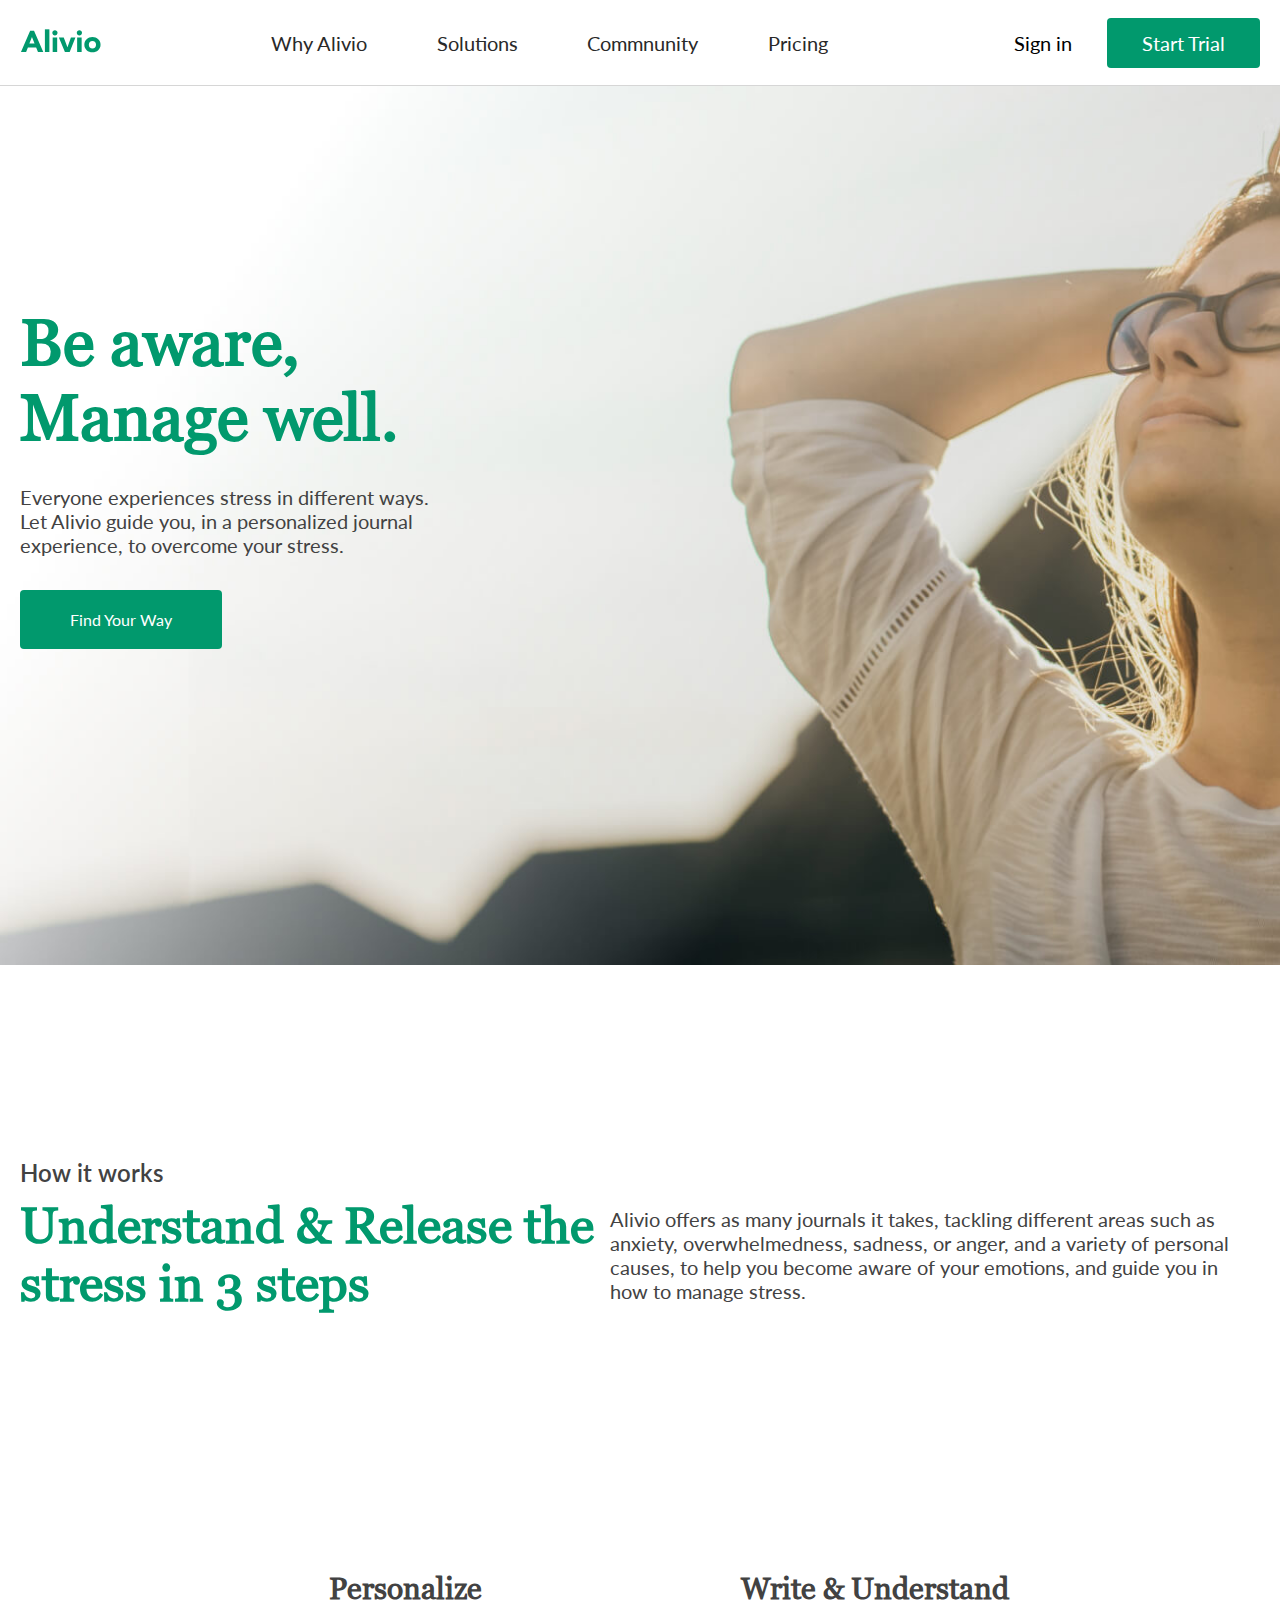
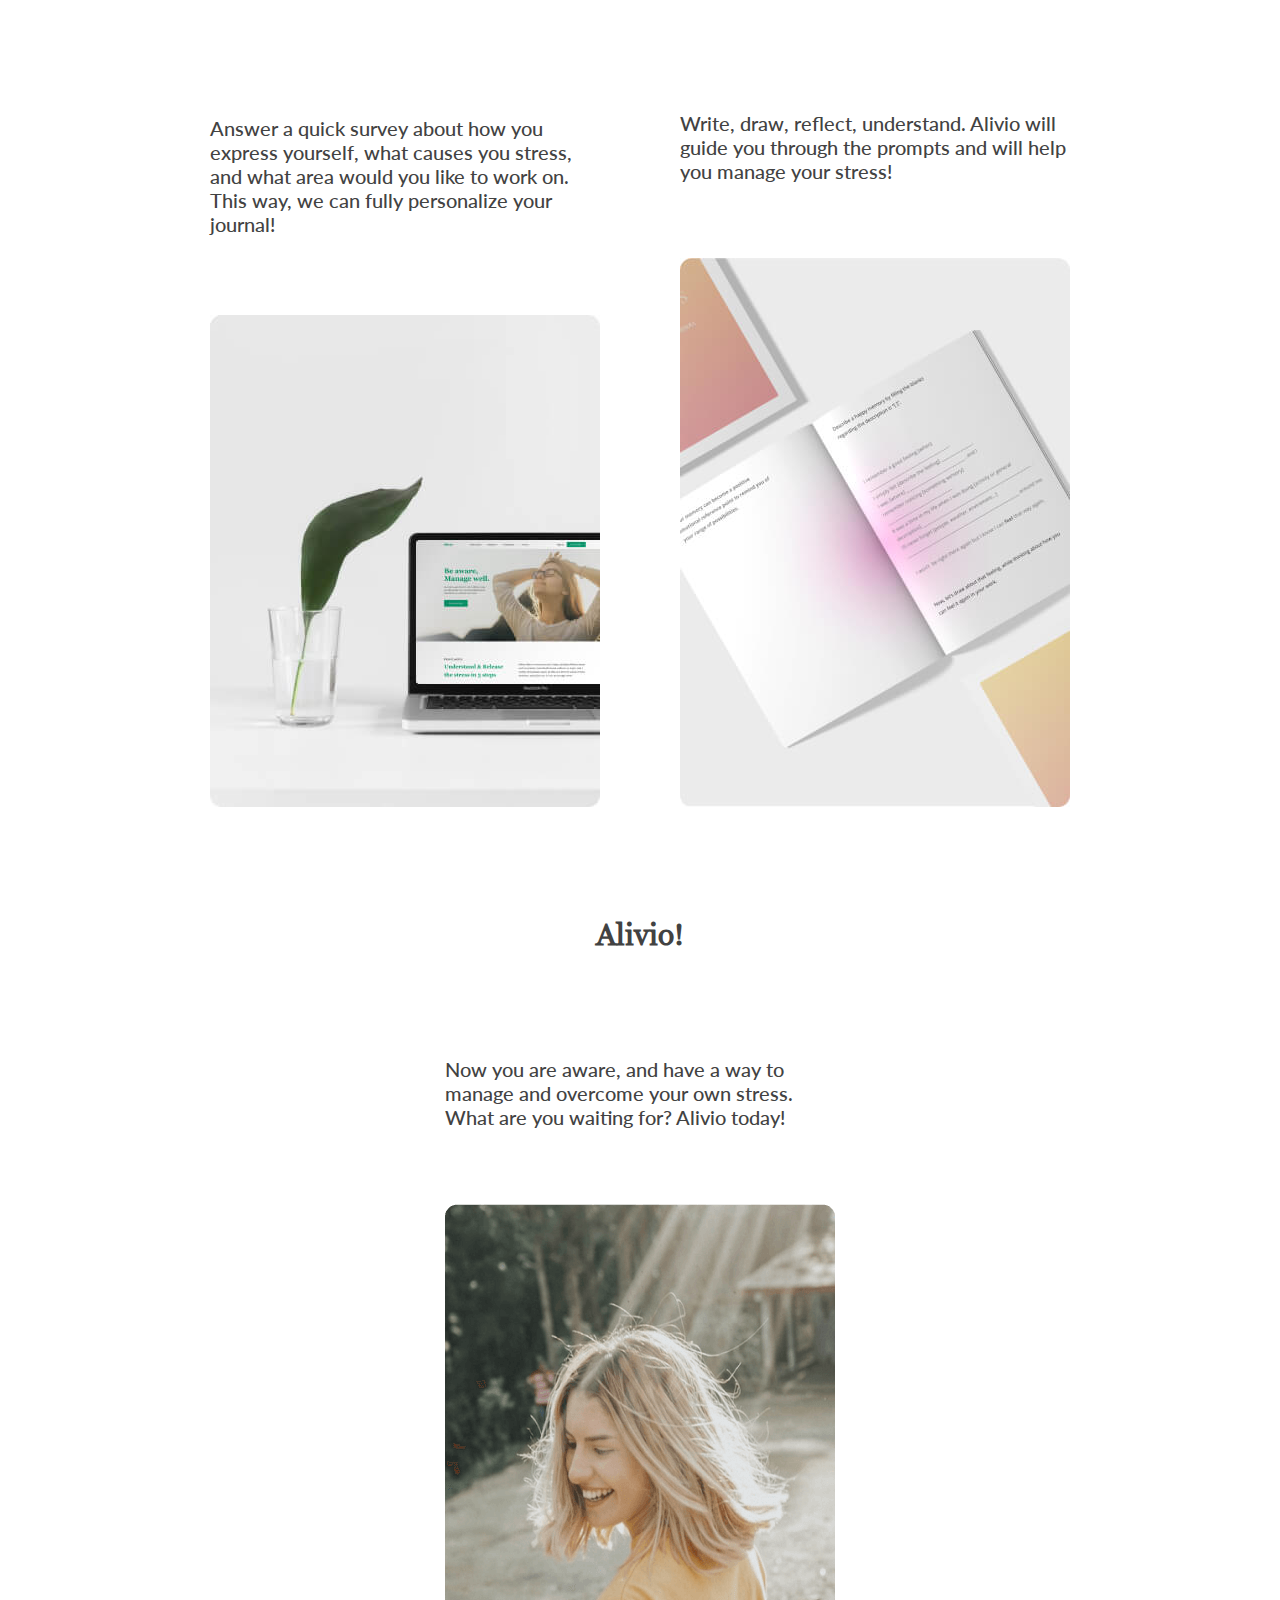
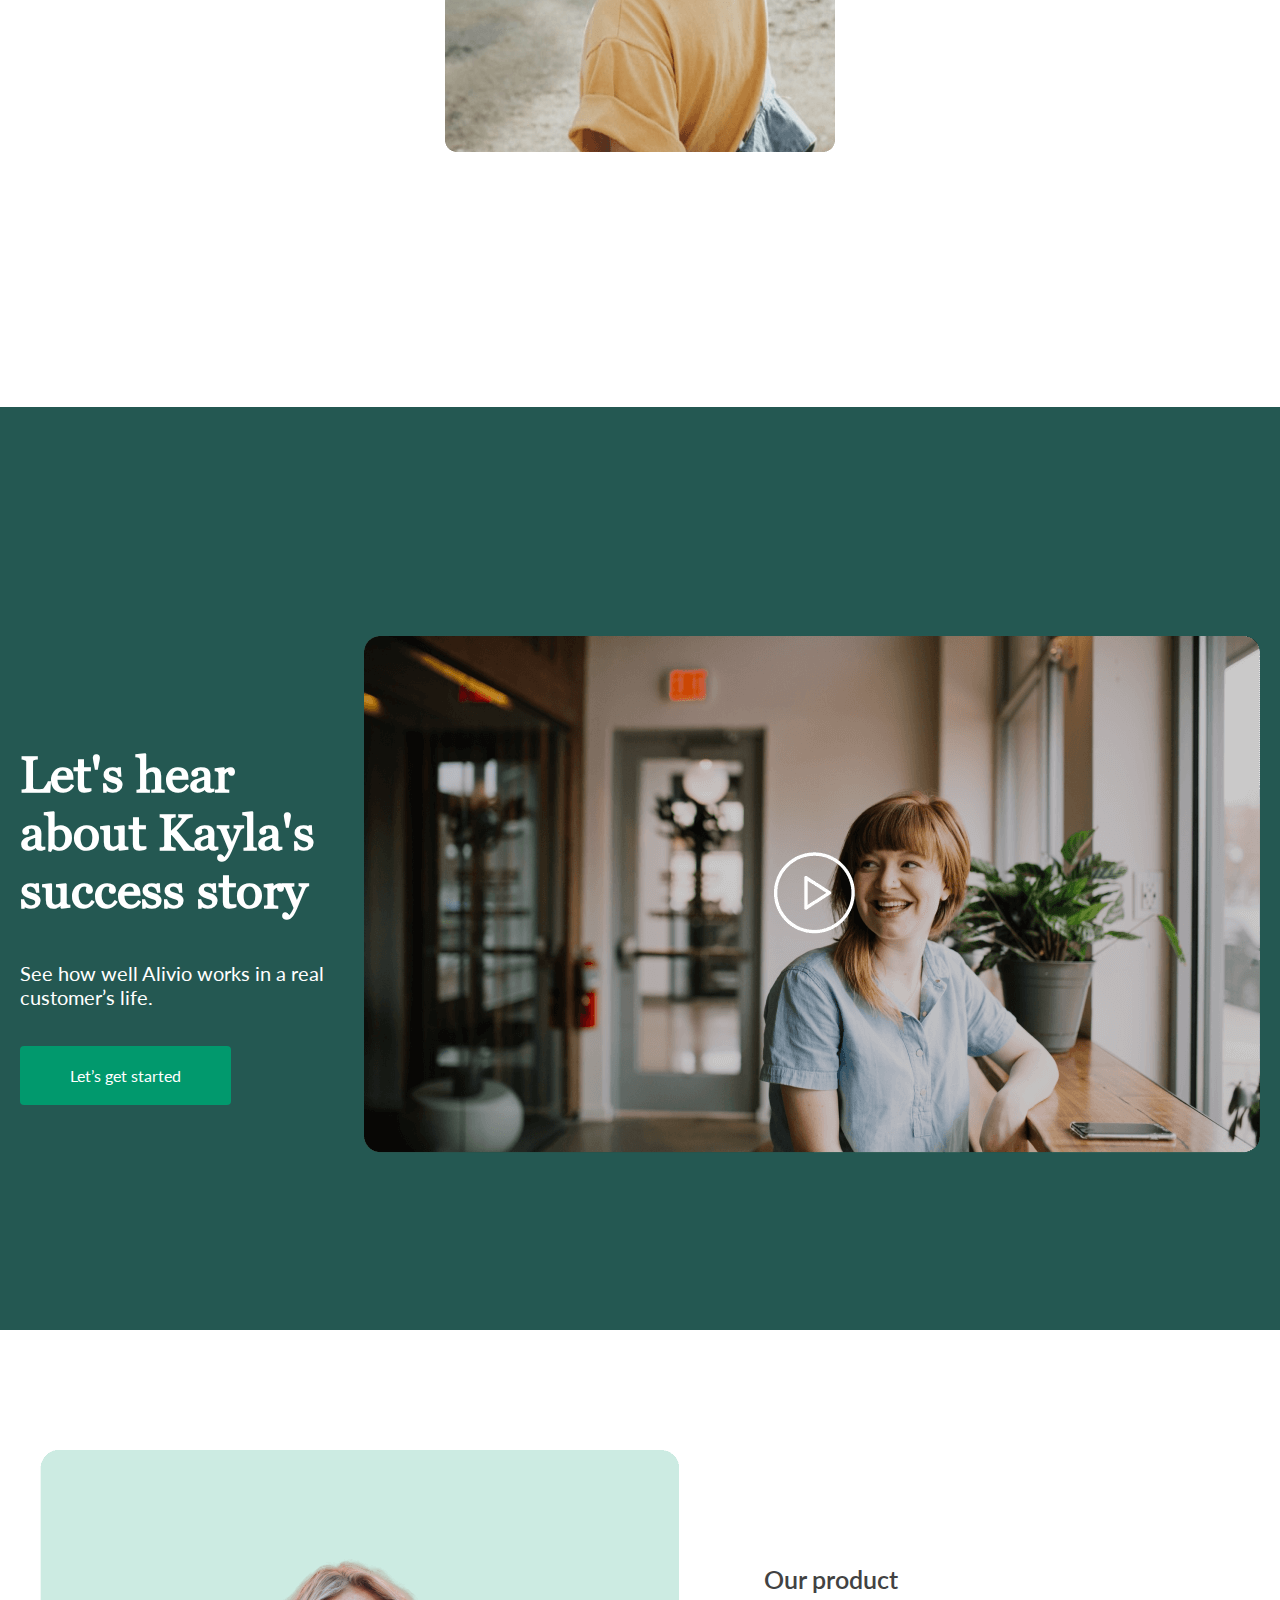
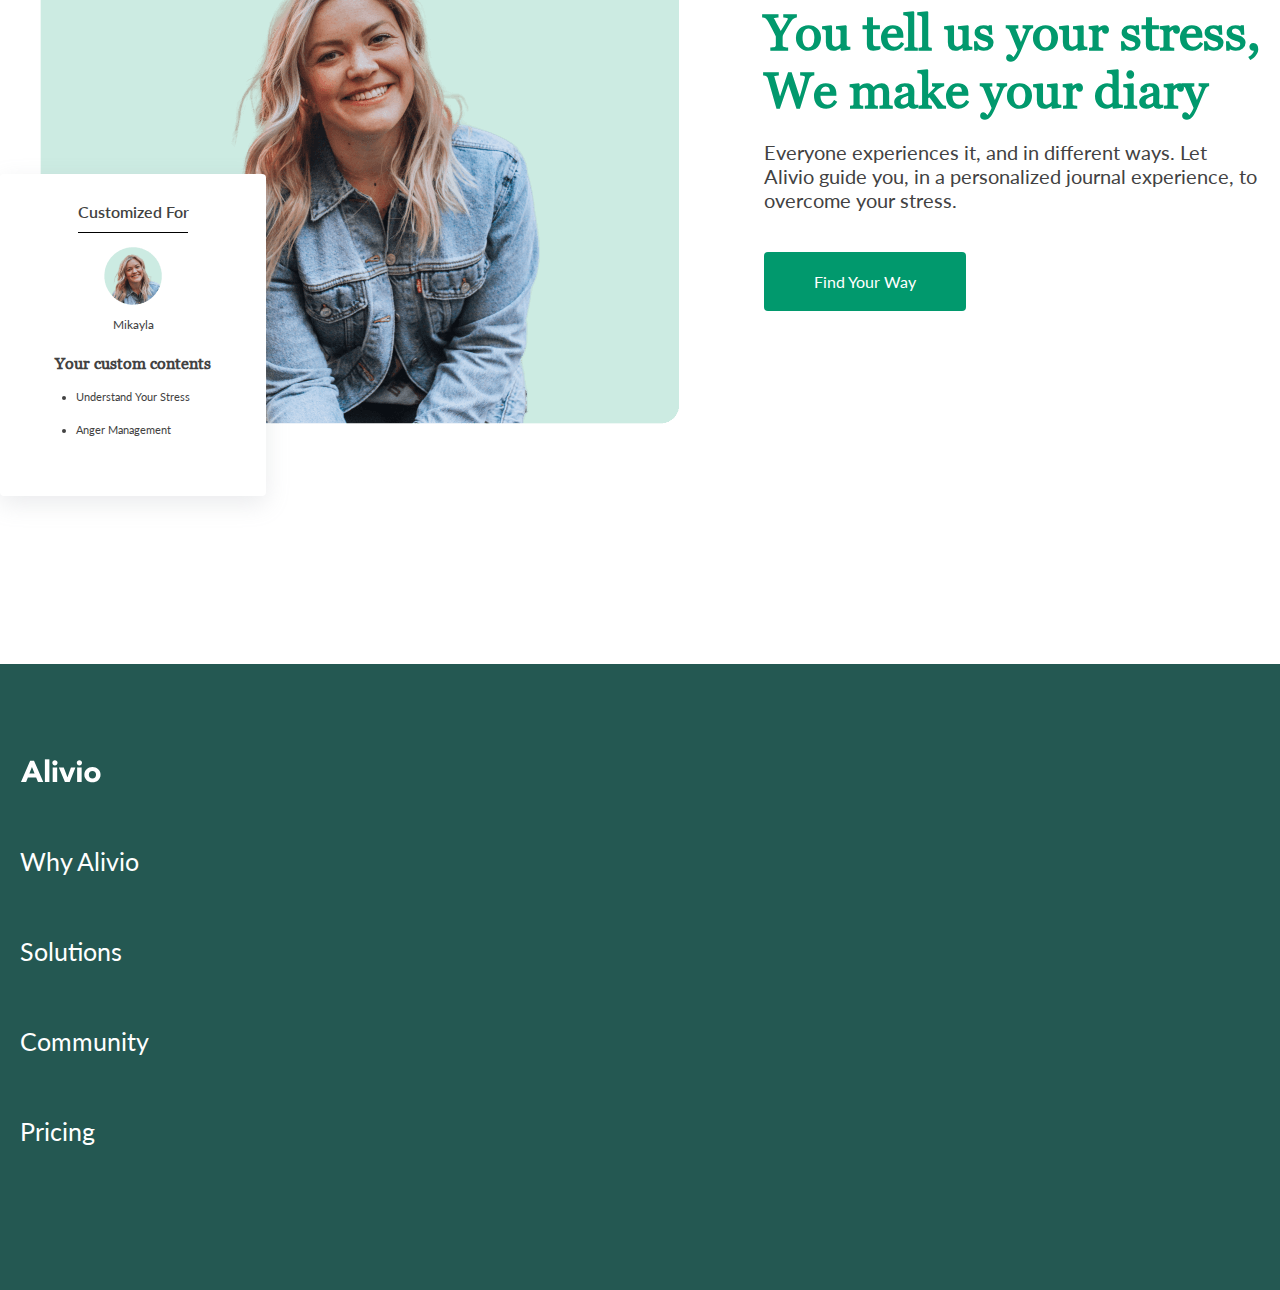
<file: index.html>
<!DOCTYPE html>
<html lang="en">
  <head>
    <meta charset="UTF-8" />
    <meta name="viewport" content="width=device-width, initial-scale=1.0" />
    <title>Alivio</title>
    <link rel="preconnect" href="https://fonts.googleapis.com" />
    <link rel="preconnect" href="https://fonts.gstatic.com" crossorigin />
    <link
      href="https://fonts.googleapis.com/css2?family=Lato:ital,wght@0,100;0,300;0,400;0,700;0,900;1,100;1,300;1,400;1,700;1,900&display=swap"
      rel="stylesheet"
    />
    <link rel="icon" type="image/x-icon" href="favicon.ico" />
    <link rel="stylesheet" href="./styles.css" />
  </head>
  <body>
    <header class="header">
      <div class="container">
        <a class="logo" href="index.html">
          <img src="./images/Logo.svg" alt="logo" />
        </a>
        <nav class="navigation">
          <a href="#hero">Why Alivio</a>
          <a href="#about">Solutions</a>
          <a href="#video">Commnunity</a>
          <a href="#product">Pricing</a>
        </nav>

        <div class="menu">
          <a href="#product">Sign in</a>
          <a class="trial-btn" href="#product">Start Trial</a>
        </div>
      </div>
    </header>

    <main>
      <section id="hero" class="hero">
        <div class="container">
          <div class="hero__text">
            <h1>Be aware, Manage well.</h1>
            <p>
              Everyone experiences stress in different ways. Let Alivio guide
              you, in a personalized journal experience, to overcome your
              stress.
            </p>
            <a class="button" href="#product">Find Your Way</a>
          </div>
        </div>
      </section>

      <section id="about" class="about container">
        <p class="about__subtitle">How it works</p>
        <div class="about__title">
          <h2>Understand & Release the stress in 3 steps</h2>
          <p>
            Alivio offers as many journals it takes, tackling different areas
            such as anxiety, overwhelmedness, sadness, or anger, and a variety
            of personal causes, to help you become aware of your emotions, and
            guide you in how to manage stress.
          </p>
        </div>
        <div class="features">
          <div class="feature-item">
            <h3>Personalize</h3>
            <p>
              Answer a quick survey about how you express yourself, what causes
              you stress, and what area would you like to work on. This way, we
              can fully personalize your journal!
            </p>
            <img src="./images/pic1.jpg" alt="" />
          </div>

          <div class="feature-item">
            <h3>Write & Understand</h3>
            <p>
              Write, draw, reflect, understand. Alivio will guide you through
              the prompts and will help you manage your stress!
            </p>
            <img src="./images/pic2.jpg" alt="" />
          </div>

          <div class="feature-item">
            <h3>Alivio!</h3>
            <p>
              Now you are aware, and have a way to manage and overcome your own
              stress. What are you waiting for? Alivio today!
            </p>
            <img src="./images/pic3.png" alt="" />
          </div>
        </div>
      </section>

      <section id="video" class="video">
        <div class="container2">
          <div class="video__text">
            <h2>Let's hear about Kayla's success story</h2>
            <p>See how well Alivio works in a real customer’s life.</p>
            <a class="button" href="#product">Let’s get started</a>
          </div>

          <img class="video__bg" src="./images/Video.png" alt="" />
        </div>
      </section>
      <section id="product" class="product container">
        <div class="profile">
          <span class="profile__title">Customized For</span>
          <img src="./images/avatar.png" alt="" />
          <span class="profile__name">Mikayla</span>
          <h3>Your custom contents</h3>
          <ul>
            <li>Understand Your Stress</li>
            <li>Anger Management</li>
          </ul>
        </div>
        <img class="product__image" src="./images/Image.png" alt="" />
        <div class="product__text">
          <span>Our product</span>
          <h2>You tell us your stress, We make your diary</h2>
          <p>
            Everyone experiences it, and in different ways. Let Alivio guide
            you, in a personalized journal experience, to overcome your stress.
          </p>
          <a class="button" href="">Find Your Way</a>
        </div>
      </section>
    </main>
    <footer class="footer">
      <div class="container">
        <img class="footer-logo" src="./images/Logo-w.svg" alt="" />
        <nav>
          <a href="">Why Alivio</a>
          <a href="">Solutions</a>
          <a href="">Community</a>
          <a href="">Pricing</a>
        </nav>
      </div>
    </footer>
  </body>
</html>
</file>
<file: styles.css>
body {
  font-family: "Lato", sans-serif;
  padding: 0;
  margin: 0;
  color: #424242;
}

@font-face {
  font-family: "Georgia Regular";
  font-style: normal;
  font-weight: normal;
  src: local("Georgia Regular"), url("./fonts/georgia.woff") format("woff");
}

@font-face {
  font-family: "Georgia Italic";
  font-style: normal;
  font-weight: normal;
  src: local("Georgia Italic"), url("./fonts/georgiai.woff") format("woff");
}

@font-face {
  font-family: "Georgia Bold";
  font-style: normal;
  font-weight: normal;
  src: local("Georgia Bold"), url("./fonts/georgiab.woff") format("woff");
}

@font-face {
  font-family: "Georgia Bold Italic";
  font-style: normal;
  font-weight: normal;
  src: local("Georgia Bold Italic"), url("./fonts/georgiaz.woff") format("woff");
}
.container2,
.container {
  max-width: 1370px;
  box-sizing: border-box;
  padding-left: 20px;
  padding-right: 20px;
  margin-left: auto;
  margin-right: auto;
}

.container2 {
  max-width: 1500px;
}

p {
  font-size: 20px;
}

*{
  scroll-behavior: smooth;
}

.header {
  font-size: 20px;
  position: sticky;
  top: 0;
  background: white;
  z-index: 1000;
  border-bottom: 1px solid #d6d6d6;
}

.header .container {
  display: flex;
  align-items: center;
  height: 85px;
}

.navigation {
  margin-left: 170px;
  display: flex;
  align-items: center;
  justify-content: space-between;
  max-width: 557px;
  width: 100%;
  white-space: nowrap;
}

.navigation a {
  color: #292929;
  text-decoration: none;
}

.menu {
  margin-left: auto;
}

.menu {
  display: flex;
}

.menu a {
  color: black;
  text-decoration: none;
  padding: 13px 35px;
  white-space: nowrap;
}

.trial-btn {
  background: #01996d;
  padding: 13px 50px;
  border-radius: 4px;
  color: white !important;
}

h1,
h2,
h3 {
  font-family: "Georgia Regular";
}

.button {
  background: #01996d;
  padding: 20px 50px;
  border-radius: 4px;
  color: white;
  text-decoration: none;
}

.hero {
  background: url(./images/BG.jpg);
  background-size: cover;
  padding-top: 175px;
  padding-bottom: 336px;
}

.hero__text {
  max-width: 440px;
}

.hero__text h1 {
  color: #01996d;
  font-size: 65px;
  margin-bottom: 30px;
}

.hero__text p {
  margin-bottom: 53px;
  max-width: 420px;
}

.about__subtitle {
  font-size: 24px;
  font-weight: 600;
  margin-bottom: 0px;
}

.about {
  padding-top: 169px;
  padding-bottom: 255px;
}

.about__title {
  display: flex;
  gap: 10px;
  justify-content: space-between;
  margin-bottom: 187px;
  width: 100%;
}

.about__title h2 {
  font-size: 50px;
  font-weight: bold;
  margin-top: 10px;
  color: #01996d;
  max-width: 580px;
}

.about__title p {
  max-width: 650px;
}

.feature-item h3 {
  font-size: 30px;
}

.feature-item p {
  font-weight: 500;
}

.feature-item {
  display: flex;
  flex-direction: column;
  gap: 55px;
  justify-content: space-between;
  align-items: center;
  max-width: 390px;
}

.features {
  display: flex;
  gap: 80px;
  justify-content: center;
  flex-wrap: wrap;
}

.video {
  background: #245852;
  color: white;
  padding-top: 229px;
  padding-bottom: 177px;
}

.video .container2 {
  display: flex;
  align-items: center;
  gap: 30px;
}

.video__text h2 {
  font-size: 50px;
  color: white;
  max-width: 590px;
}

.video__text p {
  margin-bottom: 57px;
}

.video__bg {
  max-width: 900px;
  width: 100%;
}

.video__inner {
  width: 100%;
  max-width: 900px;
}

.profile {
  padding: 25px 55px;
  display: flex;
  justify-content: center;
  align-items: center;
  flex-direction: column;
  box-shadow: rgba(149, 157, 165, 0.2) 0px 8px 24px;
  width: fit-content;
  border-radius: 4px;
  position: absolute;
  bottom: 168px;
  left: 0px;
  z-index: 100;
  background: white;
}

.profile__title {
  line-height: 160%;
  padding-bottom: 7px;
  border-bottom: 1px solid black;
  width: 100%;
  max-width: 110px;
  white-space: nowrap;
  margin-bottom: 14px;
  font-weight: 600;
}

.profile__name {
  font-size: 12px;
  margin-top: 10px;
  line-height: 160%;
  margin-bottom: 20px;
}

.profile h3 {
  margin-top: 0px;
  font-size: 16px;
  margin-bottom: 16px;
  font-weight: 700;
}

.profile ul {
  margin-top: 0;
  padding: 0;
}

.profile li {
  font-size: 11px;
  line-height: 160%;
  margin-bottom: 16px;
}

.product {
  position: relative;
  display: flex;
  align-items: center;
  gap: 84px;
  padding-top: 120px;
  padding-bottom: 240px;
  padding-left: 40px;
}

.product__text span {
  font-size: 25px;
  font-weight: 600;
}

.product__text h2 {
  font-size: 50px;
  color: #01996d;
  margin-top: 10px;
  margin-bottom: 20px;
}

.product__text p {
  margin-bottom: 40px;
}

.product__text .button {
  display: block;
  width: fit-content;
}

.footer {
  background: #245852;
  padding-top: 95px;
  padding-bottom: 144px; 
}

.footer-logo{
  margin-bottom: 60px;
}

.footer nav{
  display: flex;
  flex-direction: column;
  gap: 60px;

}

.footer nav a{
  text-decoration: none;
  font-size: 25px;
  color: white;
}
</file>
